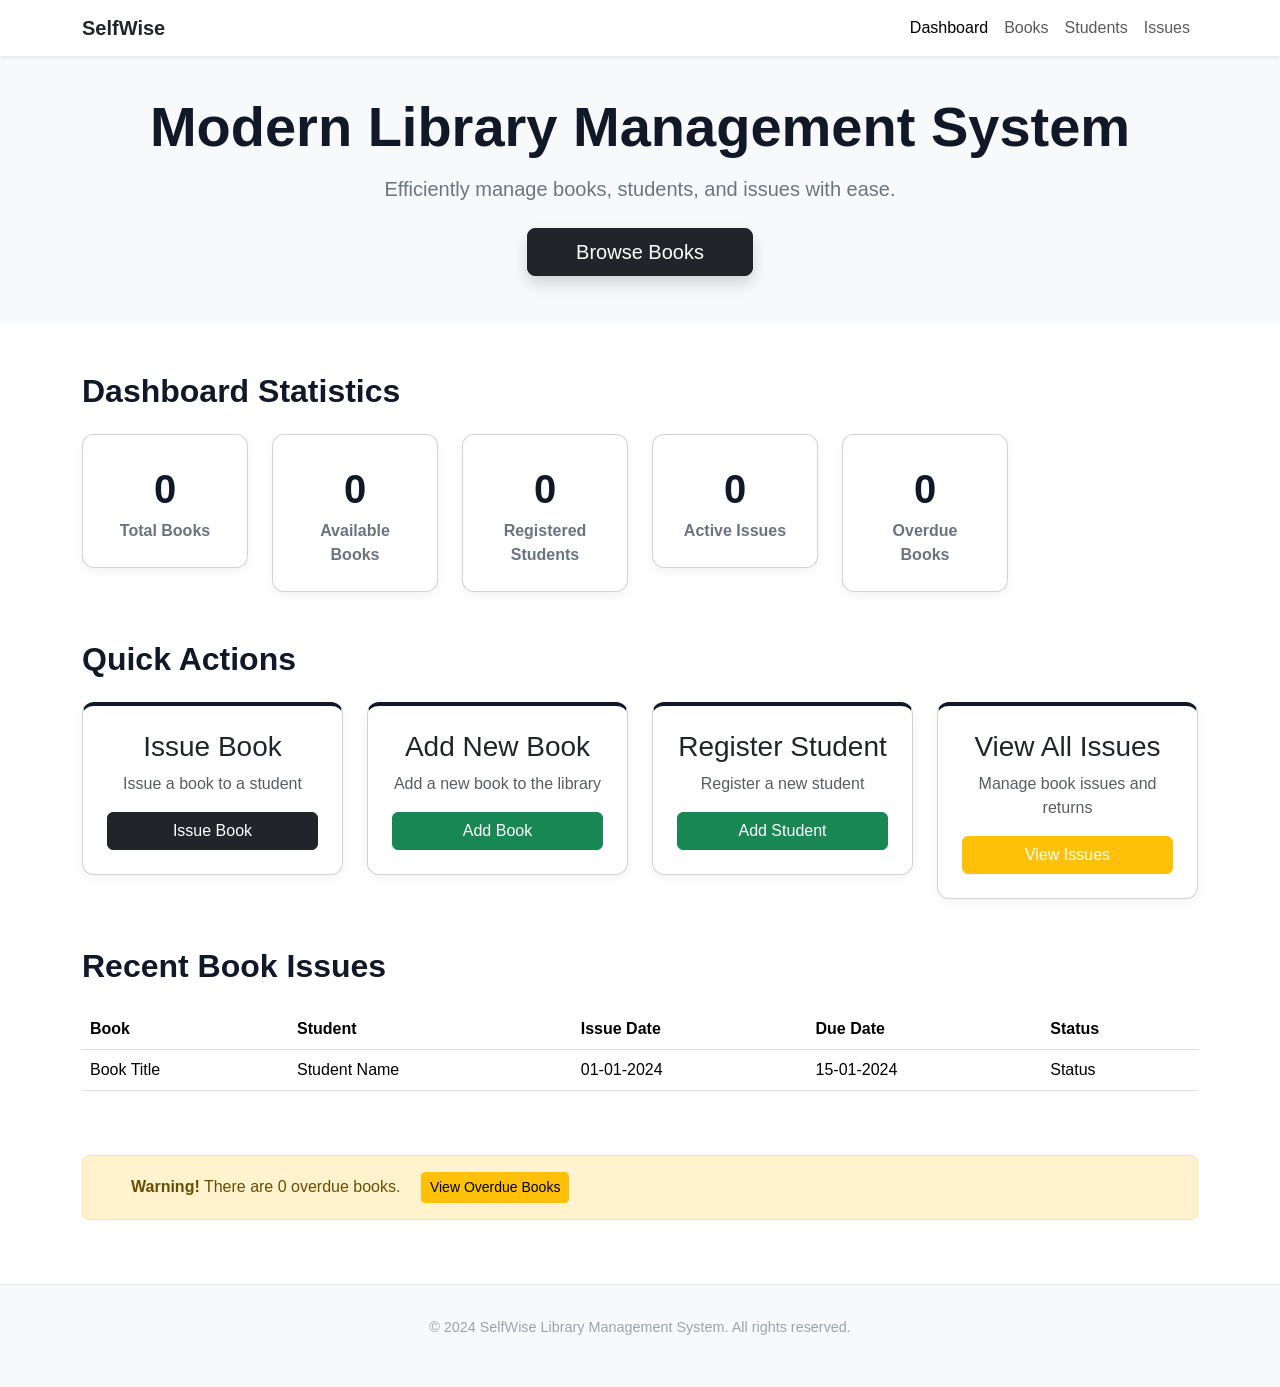
<file: src/main/resources/templates/index.html>
<!DOCTYPE html>
<html lang="en">
<head>
    <meta charset="UTF-8" />
    <meta name="viewport" content="width=device-width, initial-scale=1" />
    <title>SelfWise - Library Management System</title>

    <!-- Bootstrap 5 CSS -->
    <link href="https://cdn.jsdelivr.net/npm/bootstrap@5.3.0/dist/css/bootstrap.min.css" rel="stylesheet" />

    <!-- Custom Styles -->
    <style>
        body {
            background-color: #fff;
            color: #6b7280;
            font-family: "Segoe UI", Tahoma, Geneva, Verdana, sans-serif;
        }
        h1.hero-title {
            font-weight: 800;
            font-size: 3.5rem;
            color: #111827;
            line-height: 1.1;
        }
        h2.section-title {
            font-weight: 700;
            color: #111827;
            margin-bottom: 1.5rem;
        }
        .navbar {
            box-shadow: 0 1px 2px rgb(0 0 0 / 0.05);
        }
        .card {
            border-radius: 0.75rem;
            box-shadow: 0 4px 12px rgb(0 0 0 / 0.05);
            transition: box-shadow 0.3s ease;
        }
        .card:hover {
            box-shadow: 0 8px 24px rgb(0 0 0 / 0.1);
        }
        .stat-number {
            color: #111827;
            font-weight: 800;
            font-size: 2.5rem;
            display: block;
        }
        .stat-label {
            color: #6b7280;
            font-weight: 600;
        }
        .quick-action-card {
            cursor: pointer;
            border-top: 4px solid #111827;
            transition: box-shadow 0.3s ease, transform 0.3s ease;
        }
        .quick-action-card:hover {
            box-shadow: 0 8px 30px rgb(0 0 0 / 0.12);
            transform: translateY(-6px);
        }
        .footer {
            margin-top: 4rem;
            padding: 2rem 0;
            text-align: center;
            color: #9ca3af;
            font-size: 0.9rem;
            border-top: 1px solid #e5e7eb;
        }
    </style>
</head>
<body>

<!-- Navigation -->
<nav class="navbar navbar-expand-lg navbar-light bg-white fixed-top shadow-sm">
  <div class="container">
    <a class="navbar-brand fw-bold text-dark" href="/">SelfWise</a>
    <button class="navbar-toggler" type="button" data-bs-toggle="collapse" data-bs-target="#navbarNav" 
      aria-controls="navbarNav" aria-expanded="false" aria-label="Toggle navigation">
      <span class="navbar-toggler-icon"></span>
    </button>
    <div class="collapse navbar-collapse justify-content-end" id="navbarNav">
      <ul class="navbar-nav fs-6">
        <li class="nav-item"><a class="nav-link active" aria-current="page" href="/">Dashboard</a></li>
        <li class="nav-item"><a class="nav-link" href="/books">Books</a></li>
        <li class="nav-item"><a class="nav-link" href="/students">Students</a></li>
        <li class="nav-item"><a class="nav-link" href="/issues">Issues</a></li>
      </ul>
    </div>
  </div>
</nav>

<!-- Hero Section -->
<header class="py-5 mt-5 bg-light">
  <div class="container text-center">
    <h1 class="hero-title mb-3">Modern Library Management System</h1>
    <p class="lead text-secondary mb-4">
      Efficiently manage books, students, and issues with ease.
    </p>
    <a href="/books" class="btn btn-dark btn-lg px-5 shadow">Browse Books</a>
  </div>
</header>

<!-- Main Content -->
<main class="container my-5">
  <!-- Dashboard Statistics -->
  <section class="mb-5">
    <h2 class="section-title">Dashboard Statistics</h2>
    <div class="row gy-4">
      <div class="col-sm-6 col-md-4 col-lg-2">
        <div class="card p-4 text-center">
          <span class="stat-number" th:text="${totalBooks ?: '0'}">0</span>
          <span class="stat-label">Total Books</span>
        </div>
      </div>
      <div class="col-sm-6 col-md-4 col-lg-2">
        <div class="card p-4 text-center">
          <span class="stat-number" th:text="${availableBooks ?: '0'}">0</span>
          <span class="stat-label">Available Books</span>
        </div>
      </div>
      <div class="col-sm-6 col-md-4 col-lg-2">
        <div class="card p-4 text-center">
          <span class="stat-number" th:text="${totalStudents ?: '0'}">0</span>
          <span class="stat-label">Registered Students</span>
        </div>
      </div>
      <div class="col-sm-6 col-md-4 col-lg-2">
        <div class="card p-4 text-center">
          <span class="stat-number" th:text="${activeIssues ?: '0'}">0</span>
          <span class="stat-label">Active Issues</span>
        </div>
      </div>
      <div class="col-sm-6 col-md-4 col-lg-2">
        <div class="card p-4 text-center">
          <span class="stat-number" th:text="${overdueBooks ?: '0'}">0</span>
          <span class="stat-label">Overdue Books</span>
        </div>
      </div>
    </div>
  </section>

  <!-- Quick Actions -->
  <section>
    <h2 class="section-title">Quick Actions</h2>
    <div class="row gy-4">
      <div class="col-md-6 col-lg-3">
        <div class="card quick-action-card p-4 text-center">
          <h3>Issue Book</h3>
          <p class="text-muted mb-3">Issue a book to a student</p>
          <a href="/issues/issue" class="btn btn-dark">Issue Book</a>
        </div>
      </div>
      <div class="col-md-6 col-lg-3">
        <div class="card quick-action-card p-4 text-center">
          <h3>Add New Book</h3>
          <p class="text-muted mb-3">Add a new book to the library</p>
          <a href="/books/add" class="btn btn-success">Add Book</a>
        </div>
      </div>
      <div class="col-md-6 col-lg-3">
        <div class="card quick-action-card p-4 text-center">
          <h3>Register Student</h3>
          <p class="text-muted mb-3">Register a new student</p>
          <a href="/students/add" class="btn btn-success">Add Student</a>
        </div>
      </div>
      <div class="col-md-6 col-lg-3">
        <div class="card quick-action-card p-4 text-center">
          <h3>View All Issues</h3>
          <p class="text-muted mb-3">Manage book issues and returns</p>
          <a href="/issues" class="btn btn-warning text-white">View Issues</a>
        </div>
      </div>
    </div>
  </section>

  <!-- Recent Book Issues -->
  <section class="mt-5" th:if="${recentIssues != null and !recentIssues.empty}">
    <h2 class="section-title">Recent Book Issues</h2>
    <div class="table-responsive">
      <table class="table table-hover align-middle">
        <thead>
          <tr>
            <th>Book</th>
            <th>Student</th>
            <th>Issue Date</th>
            <th>Due Date</th>
            <th>Status</th>
          </tr>
        </thead>
        <tbody>
          <tr th:each="issue : ${recentIssues}">
            <td th:text="${issue.book.title}">Book Title</td>
            <td th:text="${issue.student.name}">Student Name</td>
            <td th:text="${#temporals.format(issue.issueDate, 'dd-MM-yyyy')}">01-01-2024</td>
            <td th:text="${#temporals.format(issue.dueDate, 'dd-MM-yyyy')}">15-01-2024</td>
            <td>
              <span th:class="'badge ' + 
                    (${issue.status == T(com.selfwise.model.Issue.IssueStatus).ISSUED} ? 'bg-primary' :
                    ${issue.status == T(com.selfwise.model.Issue.IssueStatus).RETURNED} ? 'bg-success' : 'bg-danger')"
                    th:text="${issue.status}">Status</span>
            </td>
          </tr>
        </tbody>
      </table>
    </div>
  </section>

  <!-- Overdue Books Alert -->
  <div class="alert alert-warning mt-5 d-flex align-items-center" role="alert" th:if="${overdueBooks != null and overdueBooks > 0}">
    <svg class="bi flex-shrink-0 me-2" width="24" height="24" role="img" aria-label="Warning:"><use xlink:href="#exclamation-triangle-fill"/></svg>
    <div>
      <strong>Warning!</strong> There are <span th:text="${overdueBooks}">0</span> overdue books.
      <a href="/issues?status=OVERDUE" class="btn btn-warning btn-sm ms-3">View Overdue Books</a>
    </div>
  </div>
</main>

<!-- Footer -->
<footer class="footer bg-light">
  <div class="container">
    <p>&copy; 2024 SelfWise Library Management System. All rights reserved.</p>
  </div>
</footer>

<!-- Bootstrap 5 JS Bundle with Popper -->
<script src="https://cdn.jsdelivr.net/npm/bootstrap@5.3.0/dist/js/bootstrap.bundle.min.js"></script>

</body>
</html>
</file>
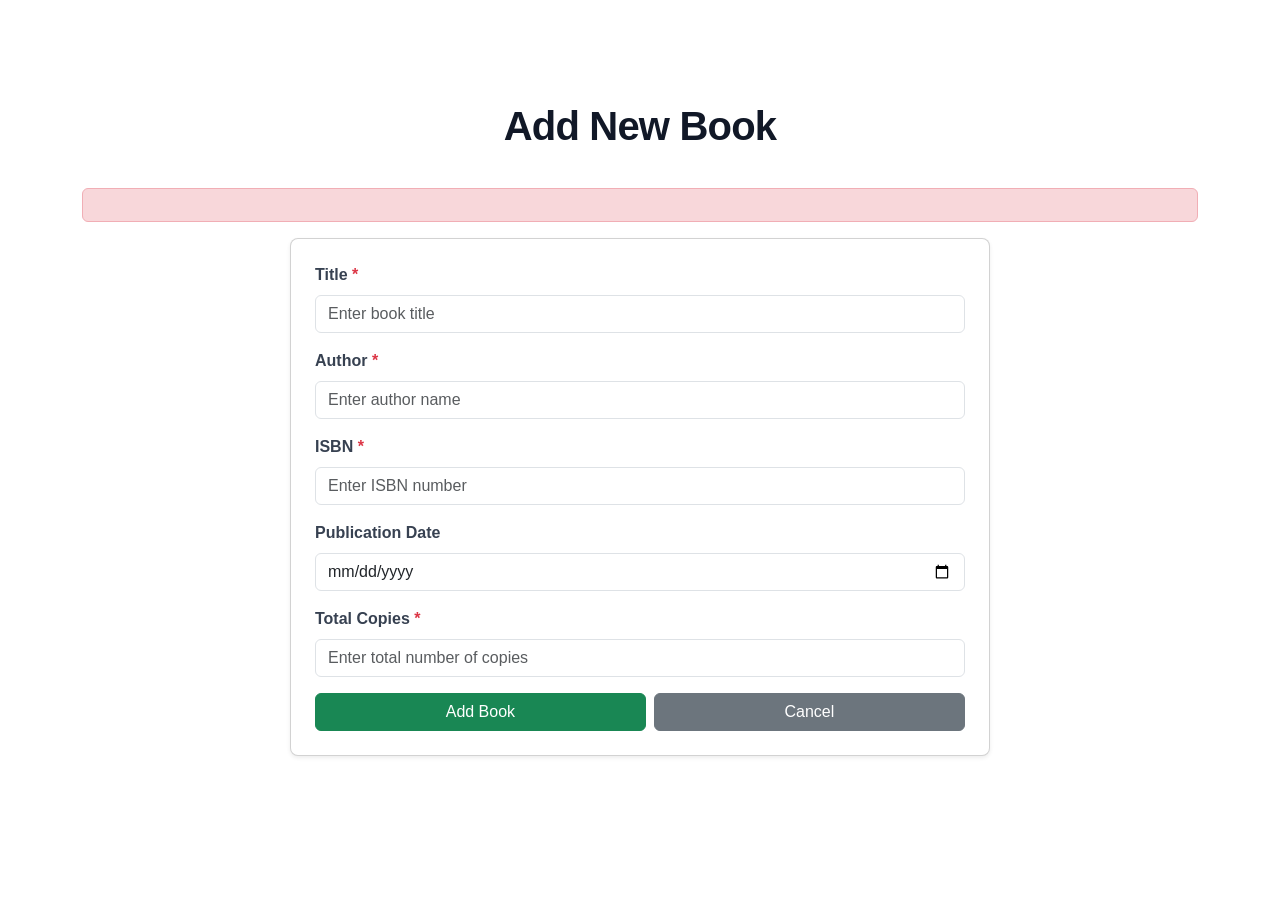
<file: src/main/resources/templates/books/add.html>
<!DOCTYPE html>
<html lang="en" xmlns:th="http://www.thymeleaf.org">
<head>
  <meta charset="UTF-8" />
  <meta name="viewport" content="width=device-width, initial-scale=1" />
  <title>Add Book - SelfWise Library</title>
  <link href="https://cdn.jsdelivr.net/npm/bootstrap@5.3.0/dist/css/bootstrap.min.css" rel="stylesheet" />

  <style>
    body {
      background: #fff;
      color: #6b7280;
      font-family: "Segoe UI", Tahoma, Geneva, Verdana, sans-serif;
    }
    .header {
      padding: 3rem 1rem 2rem;
      text-align: center;
      color: #111827;
      font-weight: 700;
      font-size: 2.5rem;
      letter-spacing: -0.02em;
    }
    .form-label {
      font-weight: 600;
      color: #374151;
    }
    .form-control.is-invalid {
      border-color: #dc2626;
    }
    .invalid-feedback {
      color: #dc2626;
    }
  </style>
</head>
<body>
  <div class="container py-5">

    <header class="header">Add New Book</header>

    <div th:if="${errorMessage}" class="alert alert-danger" role="alert" th:text="${errorMessage}"></div>

    <div class="card p-4 shadow-sm rounded-3 mx-auto" style="max-width: 700px;">
      <form th:action="@{/books/add}" th:object="${book}" method="post" novalidate>
        <div class="mb-3">
          <label for="title" class="form-label">Title <span class="text-danger">*</span></label>
          <input type="text" th:field="*{title}" class="form-control" id="title" placeholder="Enter book title" required />
          <div class="invalid-feedback" th:if="${#fields.hasErrors('title')}" th:errors="*{title}">Title error</div>
        </div>

        <div class="mb-3">
          <label for="author" class="form-label">Author <span class="text-danger">*</span></label>
          <input type="text" th:field="*{author}" class="form-control" id="author" placeholder="Enter author name" required />
          <div class="invalid-feedback" th:if="${#fields.hasErrors('author')}" th:errors="*{author}">Author error</div>
        </div>

        <div class="mb-3">
          <label for="isbn" class="form-label">ISBN <span class="text-danger">*</span></label>
          <input type="text" th:field="*{isbn}" class="form-control" id="isbn" placeholder="Enter ISBN number" required />
          <div class="invalid-feedback" th:if="${#fields.hasErrors('isbn')}" th:errors="*{isbn}">ISBN error</div>
        </div>

        <div class="mb-3">
          <label for="publicationDate" class="form-label">Publication Date</label>
          <input type="date" th:field="*{publicationDate}" class="form-control" id="publicationDate" />
          <div class="invalid-feedback" th:if="${#fields.hasErrors('publicationDate')}" th:errors="*{publicationDate}">Publication date error</div>
        </div>

        <div class="mb-3">
          <label for="totalCopies" class="form-label">Total Copies <span class="text-danger">*</span></label>
          <input type="number" min="1" th:field="*{totalCopies}" class="form-control" id="totalCopies" placeholder="Enter total number of copies" required />
          <div class="invalid-feedback" th:if="${#fields.hasErrors('totalCopies')}" th:errors="*{totalCopies}">Total copies error</div>
        </div>

        <div class="d-flex gap-2">
          <button type="submit" class="btn btn-success flex-grow-1">Add Book</button>
          <a href="/books" class="btn btn-secondary flex-grow-1">Cancel</a>
        </div>
      </form>
    </div>

  </div>
  <script src="https://cdn.jsdelivr.net/npm/bootstrap@5.3.0/dist/js/bootstrap.bundle.min.js"></script>
</body>
</html>
</file>
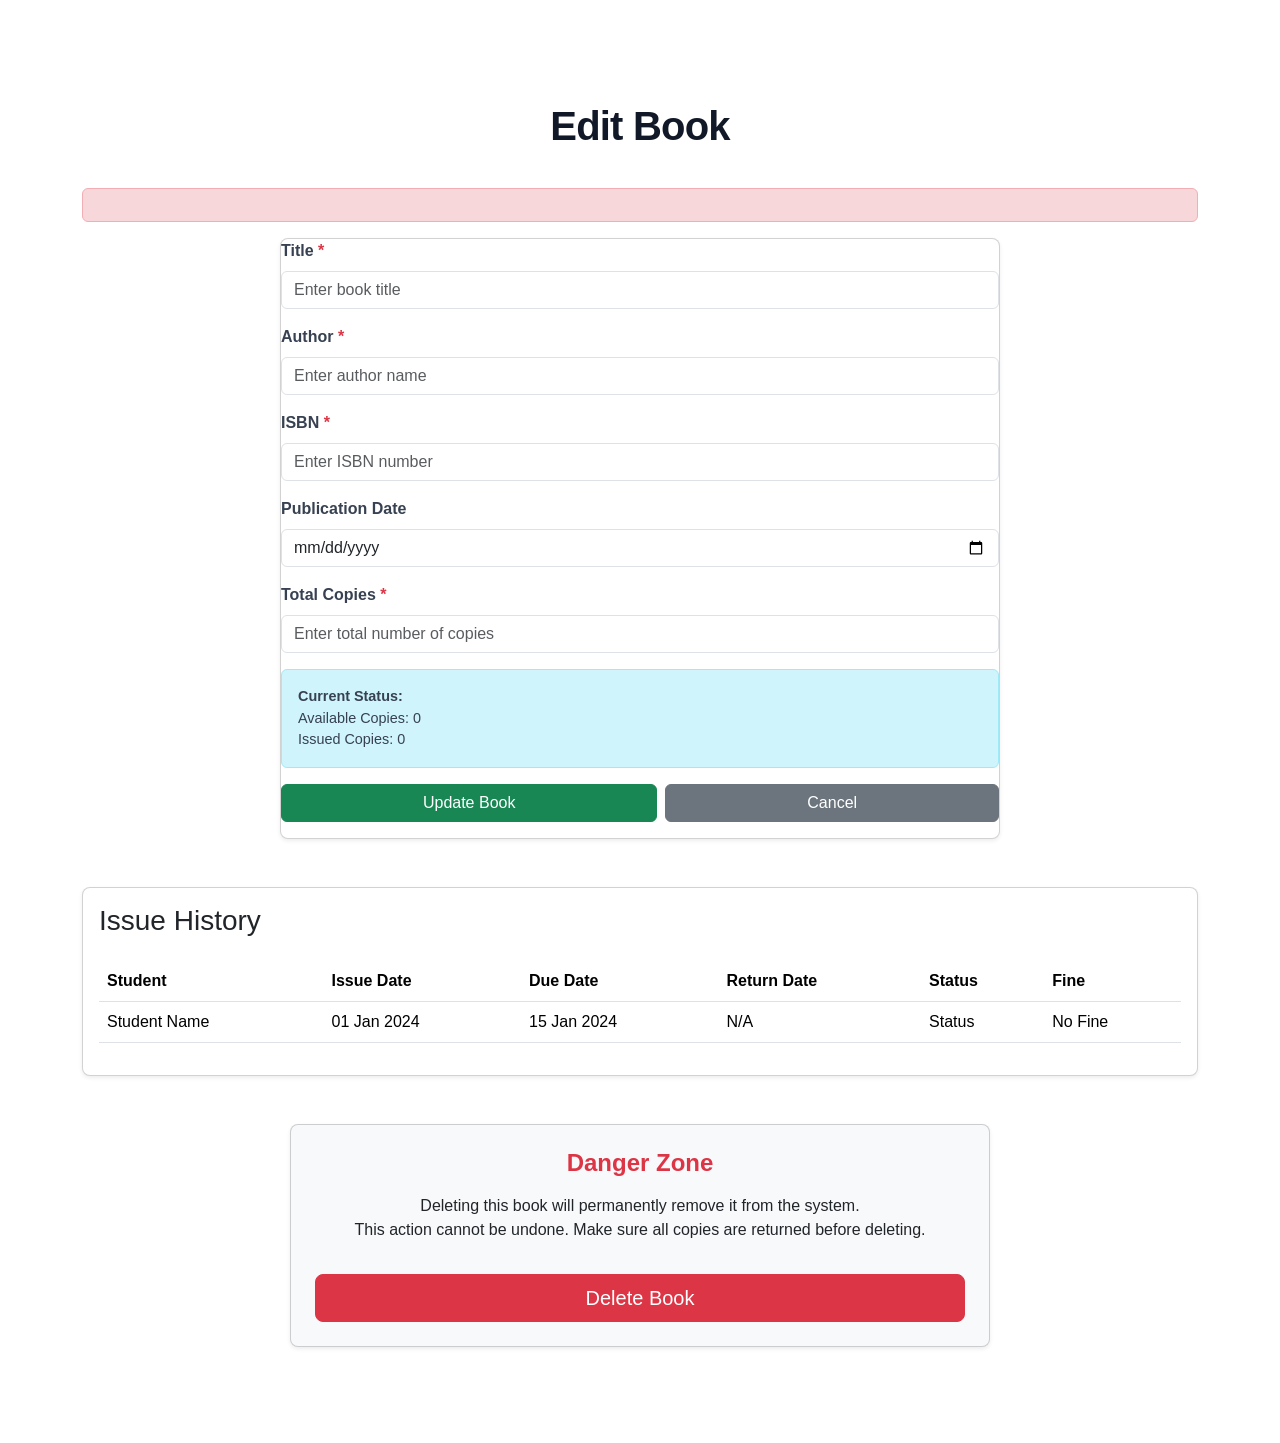
<file: src/main/resources/templates/books/edit.html>
<!DOCTYPE html>
<html lang="en" xmlns:th="http://www.thymeleaf.org">
<head>
  <meta charset="UTF-8" />
  <meta name="viewport" content="width=device-width, initial-scale=1" />
  <title>Edit Book - SelfWise Library</title>
  <link href="https://cdn.jsdelivr.net/npm/bootstrap@5.3.0/dist/css/bootstrap.min.css" rel="stylesheet" />

  <style>
    body {
      background: #fff;
      color: #6b7280;
      font-family: "Segoe UI", Tahoma, Geneva, Verdana, sans-serif;
    }
    .header {
      padding: 3rem 1rem 2rem;
      text-align: center;
      color: #111827;
      font-weight: 700;
      font-size: 2.5rem;
      letter-spacing: -0.02em;
    }
    .form-label {
      font-weight: 600;
      color: #374151;
    }
    .form-control.is-invalid {
      border-color: #dc2626;
    }
    .invalid-feedback {
      color: #dc2626;
    }
    .alert-info {
      font-size: 0.9rem;
      color: #374151;
    }
  </style>
</head>
<body>
  <div class="container py-5">

    <header class="header">Edit Book</header>

    <div th:if="${errorMessage}" class="alert alert-danger" role="alert" th:text="${errorMessage}"></div>

    <div class="card shadow-sm rounded-3 mx-auto mb-5" style="max-width: 720px;">
      <form th:action="@{/books/edit/{id}(id=${book.id})}" th:object="${book}" method="post" novalidate>
        <div class="mb-3">
          <label for="title" class="form-label">Title <span class="text-danger">*</span></label>
          <input type="text" th:field="*{title}" class="form-control" id="title" placeholder="Enter book title" required />
          <div class="invalid-feedback" th:if="${#fields.hasErrors('title')}" th:errors="*{title}">Title error</div>
        </div>

        <div class="mb-3">
          <label for="author" class="form-label">Author <span class="text-danger">*</span></label>
          <input type="text" th:field="*{author}" class="form-control" id="author" placeholder="Enter author name" required />
          <div class="invalid-feedback" th:if="${#fields.hasErrors('author')}" th:errors="*{author}">Author error</div>
        </div>

        <div class="mb-3">
          <label for="isbn" class="form-label">ISBN <span class="text-danger">*</span></label>
          <input type="text" th:field="*{isbn}" class="form-control" id="isbn" placeholder="Enter ISBN number" required />
          <div class="invalid-feedback" th:if="${#fields.hasErrors('isbn')}" th:errors="*{isbn}">ISBN error</div>
        </div>

        <div class="mb-3">
          <label for="publicationDate" class="form-label">Publication Date</label>
          <input type="date" th:field="*{publicationDate}" class="form-control" id="publicationDate" />
          <div class="invalid-feedback" th:if="${#fields.hasErrors('publicationDate')}" th:errors="*{publicationDate}">Publication date error</div>
        </div>

        <div class="mb-3">
          <label for="totalCopies" class="form-label">Total Copies <span class="text-danger">*</span></label>
          <input type="number" min="1" th:field="*{totalCopies}" class="form-control" id="totalCopies" placeholder="Enter total number of copies" required />
          <div class="invalid-feedback" th:if="${#fields.hasErrors('totalCopies')}" th:errors="*{totalCopies}">Total copies error</div>
        </div>

        <div class="alert alert-info">
          <strong>Current Status:</strong><br />
          Available Copies: <span th:text="${book.availableCopies}">0</span><br />
          Issued Copies: <span th:text="${book.totalCopies - book.availableCopies}">0</span>
        </div>

        <div class="d-flex gap-2 mb-3">
          <button type="submit" class="btn btn-success flex-grow-1">Update Book</button>
          <a href="/books" class="btn btn-secondary flex-grow-1">Cancel</a>
        </div>
      </form>
    </div>
    <div class="card shadow-sm rounded-3" th:if="${bookIssues != null and !bookIssues.empty}" style="max-width: 100%;">
      <div class="card-body">
        <h3 class="mb-4">Issue History</h3>
        <div class="table-responsive">
          <table class="table table-hover align-middle">
            <thead class="text-secondary">
              <tr>
                <th>Student</th>
                <th>Issue Date</th>
                <th>Due Date</th>
                <th>Return Date</th>
                <th>Status</th>
                <th>Fine</th>
              </tr>
            </thead>
            <tbody>
              <tr th:each="issue : ${bookIssues}">
                <td th:text="${issue.student.name}">Student Name</td>
                <td th:text="${#temporals.format(issue.issueDate, 'dd MMM yyyy')}">01 Jan 2024</td>
                <td th:text="${#temporals.format(issue.dueDate, 'dd MMM yyyy')}">15 Jan 2024</td>
                <td th:text="${issue.returnDate != null ? #temporals.format(issue.returnDate, 'dd MMM yyyy') : 'Not Returned'}">N/A</td>
                <td>
                  <span th:class="'badge text-uppercase ' + 
                    (issue.status == T(com.selfwise.model.Issue.IssueStatus).ISSUED ? 'bg-primary' : 
                     (issue.status == T(com.selfwise.model.Issue.IssueStatus).RETURNED ? 'bg-success' : 'bg-danger'))"
                    th:text="${issue.status}">Status</span>
                </td>
                <td th:text="${issue.fineAmount > 0 ? '₹' + issue.fineAmount : 'No Fine'}">No Fine</td>
              </tr>
            </tbody>
          </table>
        </div>
      </div>
    </div>
    <section class="mt-5 text-center" style="max-width: 700px; margin: 3rem auto;">
      <div class="card bg-light p-4 rounded-3 shadow-sm">
        <h4 class="text-danger fw-bold mb-3">Danger Zone</h4>
        <p>Deleting this book will permanently remove it from the system.<br />This action cannot be undone. Make sure all copies are returned before deleting.</p>
        <form th:action="@{/books/delete/{id}(id=${book.id})}" method="post" onsubmit="return confirm('Are you sure you want to delete this book? This action cannot be undone!')">
          <button type="submit" class="btn btn-danger btn-lg w-100 mt-3">Delete Book</button>
        </form>
      </div>
    </section>

  </div>
  <script src="https://cdn.jsdelivr.net/npm/bootstrap@5.3.0/dist/js/bootstrap.bundle.min.js"></script>
</body>
</html>
</file>
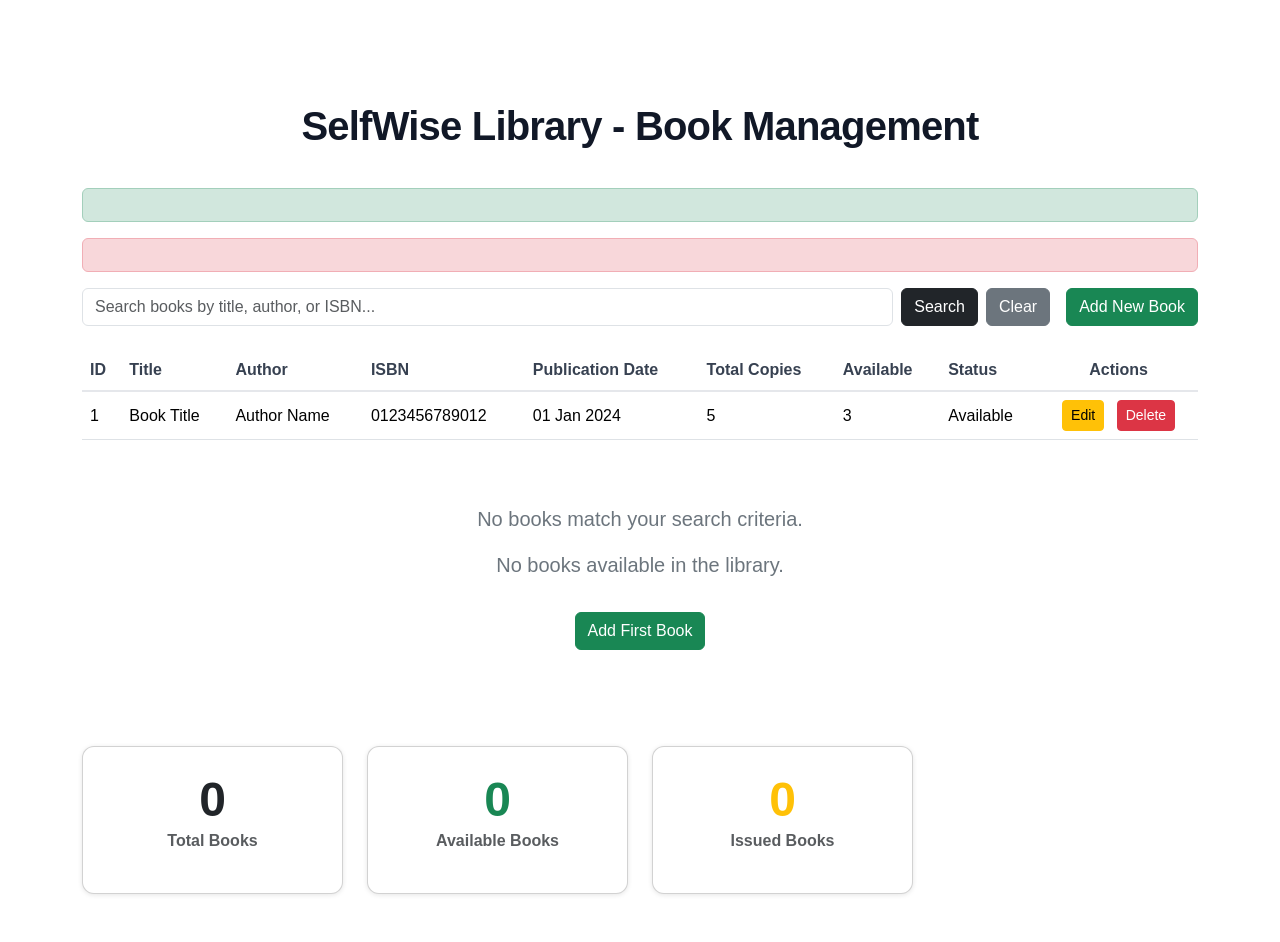
<file: src/main/resources/templates/books/list.html>
<!DOCTYPE html>
<html lang="en" xmlns:th="http://www.thymeleaf.org">
<head>
  <meta charset="UTF-8" />
  <meta name="viewport" content="width=device-width, initial-scale=1" />
  <title>Books - SelfWise Library</title>
  <link href="https://cdn.jsdelivr.net/npm/bootstrap@5.3.0/dist/css/bootstrap.min.css" rel="stylesheet" />
  <style>
    body {
      background: #fff;
      color: #6b7280;
      font-family: "Segoe UI", Tahoma, Geneva, Verdana, sans-serif;
    }
    .header {
      padding: 3rem 1rem 2rem;
      text-align: center;
      color: #111827;
      font-weight: 700;
      font-size: 2.5rem;
      letter-spacing: -0.02em;
    }
    .card {
      border-radius: 0.75rem;
      box-shadow: 0 1px 5px rgb(0 0 0 / 0.1);
    }
    .card-header {
      background: none;
      border-bottom: none;
      font-weight: 700;
      font-size: 1.4rem;
      color: #111827;
      padding: 1.25rem 1.5rem;
    }
    .table thead th {
      border-bottom: 2px solid #e5e7eb;
      font-weight: 600;
      color: #374151;
    }
    .table tbody tr:hover {
      background: #f9fafb;
      transform: translateY(-2px);
      transition: 0.2s ease;
      cursor: pointer;
    }
    .badge-available {
      background-color: #d1fae5;
      color: #065f46;
      font-weight: 600;
      text-transform: uppercase;
      border-radius: 20px;
      padding: 0.4em 0.9em;
      font-size: 0.75rem;
    }
    .badge-unavailable {
      background-color: #fee2e2;
      color: #991b1b;
      font-weight: 600;
      text-transform: uppercase;
      border-radius: 20px;
      padding: 0.4em 0.9em;
      font-size: 0.75rem;
    }
  </style>
</head>
<body>
  <div class="container py-5">
    <header class="header">SelfWise Library - Book Management</header>
    <div th:if="${successMessage}" class="alert alert-success" role="alert" th:text="${successMessage}"></div>
    <div th:if="${errorMessage}" class="alert alert-danger" role="alert" th:text="${errorMessage}"></div>
    <div class="d-flex flex-wrap align-items-center justify-content-between mb-4 gap-3">
      <form th:action="@{/books}" method="get" class="d-flex flex-grow-1 gap-2" role="search" aria-label="Search Books">
        <input
          type="search"
          name="search"
          th:value="${search}"
          class="form-control"
          placeholder="Search books by title, author, or ISBN..."
          aria-label="Search books"
          required
          minlength="3"
        />
        <button type="submit" class="btn btn-dark">Search</button>
        <a th:if="${search}" href="/books" class="btn btn-secondary">Clear</a>
      </form>
      <a href="/books/add" class="btn btn-success flex-shrink-0">Add New Book</a>
    </div>

    <div th:if="${books != null and !books.empty}" class="table-responsive">
      <table class="table align-middle table-hover">
        <thead class="text-secondary">
          <tr>
            <th>ID</th>
            <th>Title</th>
            <th>Author</th>
            <th>ISBN</th>
            <th>Publication Date</th>
            <th>Total Copies</th>
            <th>Available</th>
            <th>Status</th>
            <th class="text-center">Actions</th>
          </tr>
        </thead>
        <tbody>
          <tr th:each="book : ${books}">
            <td th:text="${book.id}">1</td>
            <td th:text="${book.title}">Book Title</td>
            <td th:text="${book.author}">Author Name</td>
            <td th:text="${book.isbn}">0123456789012</td>
            <td th:text="${book.publicationDate != null ? #temporals.format(book.publicationDate, 'dd MMM yyyy') : 'N/A'}">01 Jan 2024</td>
            <td th:text="${book.totalCopies}">5</td>
            <td th:text="${book.availableCopies}">3</td>
            <td>
              <span th:class="${book.availableCopies > 0 ? 'badge-available' : 'badge-unavailable'}"
                th:text="${book.availableCopies > 0 ? 'Available' : 'Not Available'}"
              >Available</span>
            </td>
            <td class="text-center align-middle">
              <a th:href="@{/books/edit/{id}(id=${book.id})}" class="btn btn-warning btn-sm me-2" aria-label="Edit Book">Edit</a>
              <form th:action="@{/books/delete/{id}(id=${book.id})}" method="post" class="d-inline" 
                onsubmit="return confirm('Are you sure you want to delete this book?')">
                <button type="submit" class="btn btn-danger btn-sm" aria-label="Delete Book">Delete</button>
              </form>
            </td>
          </tr>
        </tbody>
      </table>
    </div>

    <div th:if="${books == null or books.empty}" class="text-center py-5 text-secondary fs-5">
      <p th:if="${search}">No books match your search criteria.</p>
      <p th:unless="${search}">No books available in the library.</p>
      <a href="/books/add" class="btn btn-success mt-3">Add First Book</a>
    </div>

    <section class="mt-5">
      <div class="row g-4">
        <div class="col-sm-6 col-md-4 col-lg-3">
          <div class="card p-4 text-center">
            <span class="display-5 fw-bold text-dark" th:text="${books != null ? books.size() : 0}">0</span>
            <p class="text-muted fw-semibold">Total Books</p>
          </div>
        </div>
        <div class="col-sm-6 col-md-4 col-lg-3">
          <div class="card p-4 text-center">
            <span class="display-5 fw-bold text-success" th:text="${availableCount ?: 0}">0</span>
            <p class="text-muted fw-semibold">Available Books</p>
          </div>
        </div>
        <div class="col-sm-6 col-md-4 col-lg-3">
          <div class="card p-4 text-center">
            <span class="display-5 fw-bold text-warning" th:text="${issuedCount ?: 0}">0</span>
            <p class="text-muted fw-semibold">Issued Books</p>
          </div>
        </div>
      </div>
    </section>

  </div>
  <script src="https://cdn.jsdelivr.net/npm/bootstrap@5.3.0/dist/js/bootstrap.bundle.min.js"></script>
</body>
</html>
</file>
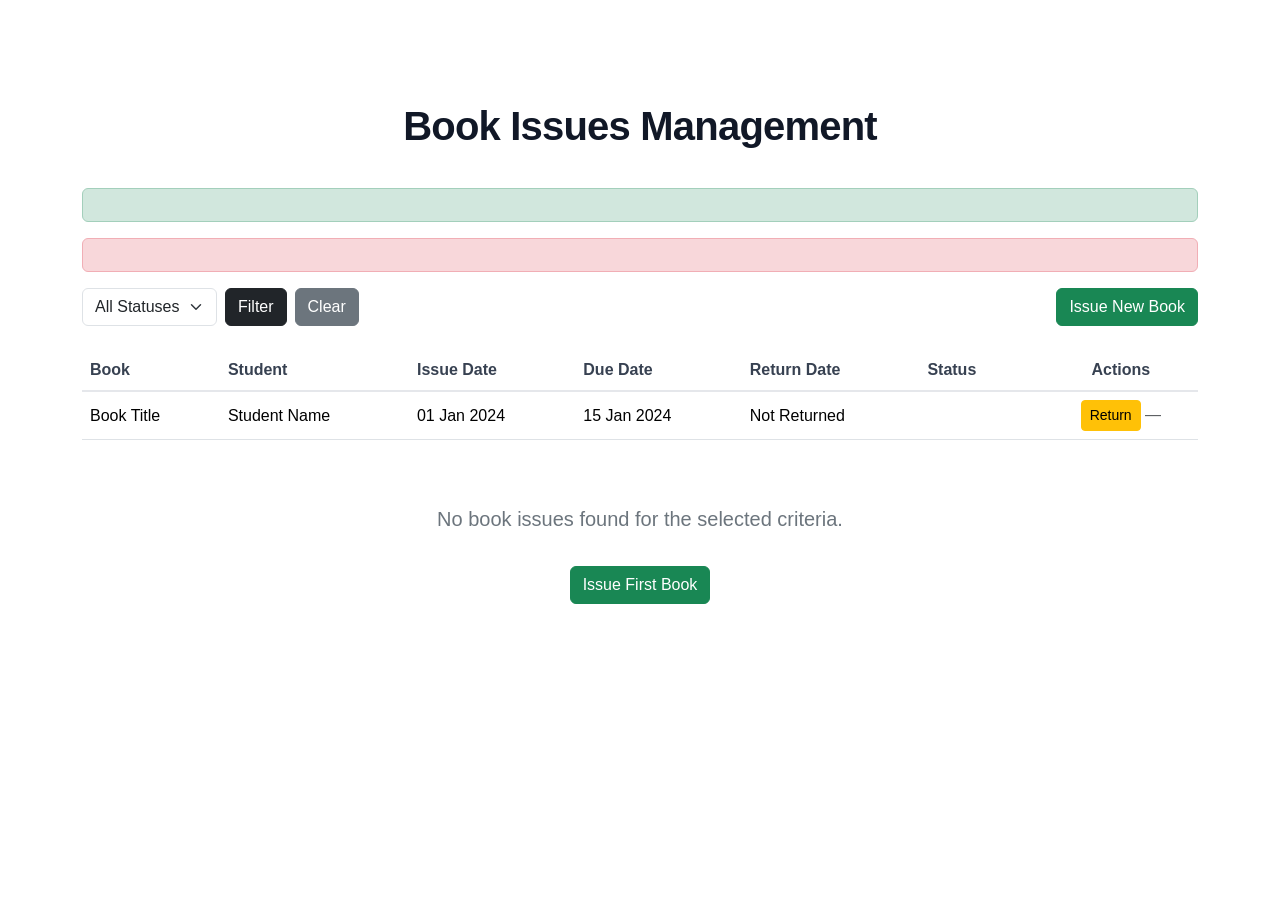
<file: src/main/resources/templates/issues/list.html>
<!DOCTYPE html>
<html lang="en" xmlns:th="http://www.thymeleaf.org">
<head>
  <meta charset="UTF-8" />
  <meta name="viewport" content="width=device-width, initial-scale=1" />
  <title>Book Issues - SelfWise Library</title>
  <link
    href="https://cdn.jsdelivr.net/npm/bootstrap@5.3.0/dist/css/bootstrap.min.css"
    rel="stylesheet"
  />
  <style>
    body {
      background: #fff;
      color: #6b7280;
      font-family: "Segoe UI", Tahoma, Geneva, Verdana, sans-serif;
    }
    .header {
      padding: 3rem 1rem 2rem;
      text-align: center;
      color: #111827;
      font-weight: 700;
      font-size: 2.5rem;
      letter-spacing: -0.02em;
    }
    .card {
      border-radius: 0.75rem;
      box-shadow: 0 1px 5px rgb(0 0 0 / 0.1);
    }
    .table thead th {
      border-bottom: 2px solid #e5e7eb;
      font-weight: 600;
      color: #374151;
    }
    .table tbody tr:hover {
      background: #f9fafb;
      transform: translateY(-2px);
      transition: 0.2s ease;
      cursor: pointer;
    }
    .badge-status {
      text-transform: uppercase;
      font-weight: 700;
    }
    .bg-ISSUED {
      background-color: #dbf4ff;
      color: #164e63;
    }
    .bg-RETURNED {
      background-color: #d1fae5;
      color: #065f46;
    }
    .bg-OVERDUE {
      background-color: #fee2e2;
      color: #991b1b;
    }
  </style>
</head>
<body>
  <div class="container py-5">
    <header class="header">Book Issues Management</header>

    <div
      th:if="${successMessage}"
      class="alert alert-success"
      role="alert"
      th:text="${successMessage}"
    ></div>
    <div
      th:if="${errorMessage}"
      class="alert alert-danger"
      role="alert"
      th:text="${errorMessage}"
    ></div>

    <div class="d-flex flex-wrap align-items-center justify-content-between mb-4 gap-3">
      <form th:action="@{/issues}" method="get" class="d-flex gap-2 align-items-center" role="search" aria-label="Filter Issues">
        <select
          name="status"
          class="form-select"
          aria-label="Filter by Issue Status"
        >
          <option th:value="" th:selected="${filterStatus == null or filterStatus.isEmpty()}">All Statuses</option>
          <option th:value="ISSUED" th:selected="${filterStatus == 'ISSUED'}">Issued</option>
          <option th:value="RETURNED" th:selected="${filterStatus == 'RETURNED'}">Returned</option>
          <option th:value="OVERDUE" th:selected="${filterStatus == 'OVERDUE'}">Overdue</option>
        </select>
        <button type="submit" class="btn btn-dark">Filter</button>
        <a th:if="${filterStatus}" href="/issues" class="btn btn-secondary">Clear</a>
      </form>
      <a href="/issues/issue" class="btn btn-success flex-shrink-0">Issue New Book</a>
    </div>

    <div th:if="${issues != null and !issues.isEmpty()}" class="table-responsive">
      <table class="table align-middle table-hover">
        <thead class="text-secondary">
          <tr>
            <th>Book</th>
            <th>Student</th>
            <th>Issue Date</th>
            <th>Due Date</th>
            <th>Return Date</th>
            <th>Status</th>
            <th class="text-center">Actions</th>
          </tr>
        </thead>
        <tbody>
          <tr th:each="issue : ${issues}">
            <td th:text="${issue.book.title}">Book Title</td>
            <td th:text="${issue.student.name}">Student Name</td>
            <td th:text="${#temporals.format(issue.issueDate, 'dd MMM yyyy')}">01 Jan 2024</td>
            <td th:text="${#temporals.format(issue.dueDate, 'dd MMM yyyy')}">15 Jan 2024</td>
            <td th:text="${issue.returnDate != null ? #temporals.format(issue.returnDate, 'dd MMM yyyy') : 'Not Returned'}">Not Returned</td>
            <td>
              <span class="badge badge-status" th:text="${issue.status}" th:classappend="' bg-' + ${issue.status}">Status</span>
            </td>
            <td class="text-center align-middle">
              <a th:if="${issue.status.name() == 'ISSUED'}" th:href="@{/issues/return/{id}(id=${issue.id})}" class="btn btn-warning btn-sm" aria-label="Return Book">Return</a>
              <span th:if="${issue.status.name() != 'ISSUED'}" class="text-muted">—</span>
            </td>
          </tr>
        </tbody>
      </table>
    </div>

    <div th:if="${issues == null or issues.isEmpty()}" class="text-center py-5 text-secondary fs-5">
      <p>No book issues found for the selected criteria.</p>
      <a href="/issues/issue" class="btn btn-success mt-3">Issue First Book</a>
    </div>
  </div>
  <script src="https://cdn.jsdelivr.net/npm/bootstrap@5.3.0/dist/js/bootstrap.bundle.min.js"></script>
</body>
</html>
</file>
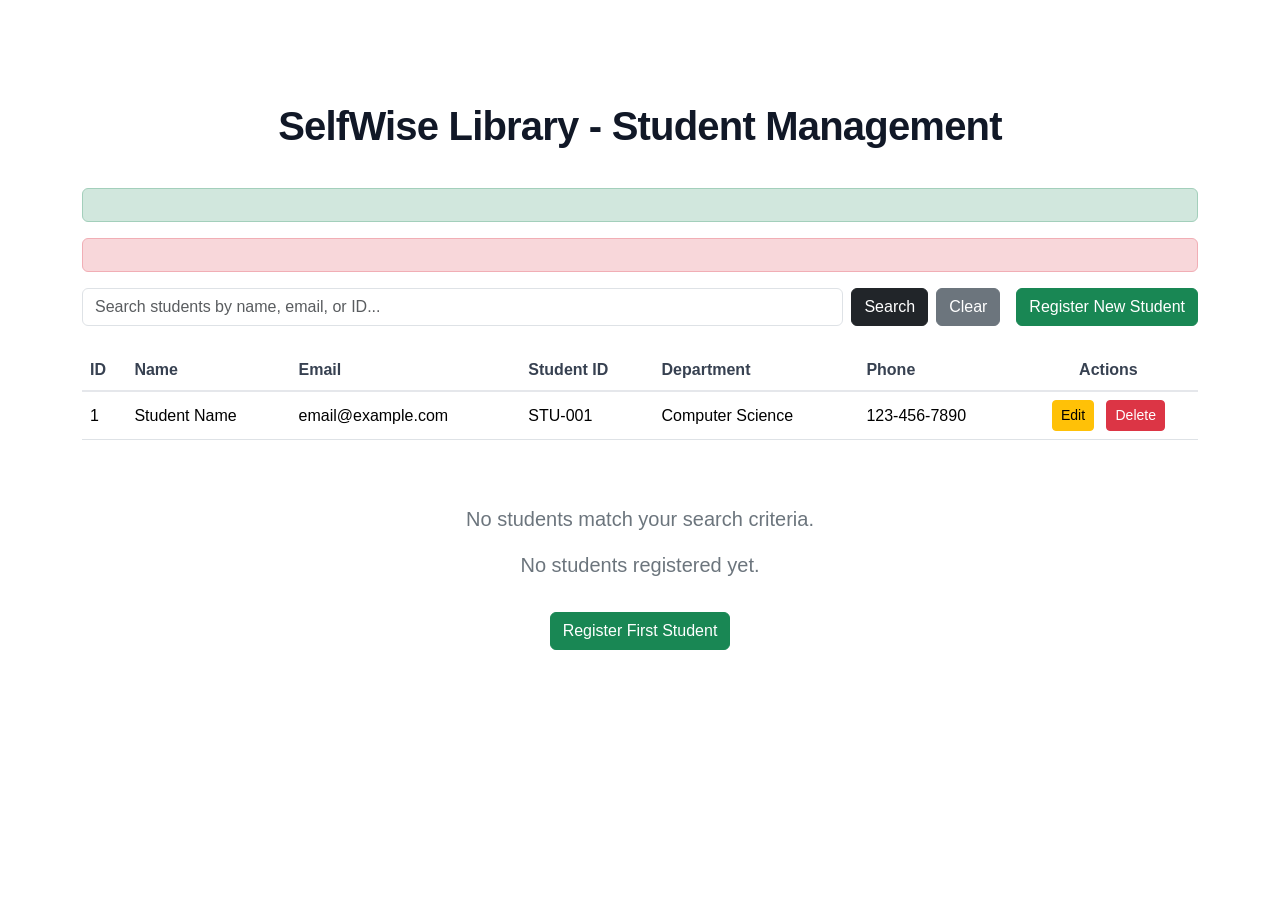
<file: src/main/resources/templates/students/list.html>
<!DOCTYPE html>
<html lang="en" xmlns:th="http://www.thymeleaf.org">
<head>
  <meta charset="UTF-8" />
  <meta name="viewport" content="width=device-width, initial-scale=1" />
  <title>Students - SelfWise Library</title>
  <link
    href="https://cdn.jsdelivr.net/npm/bootstrap@5.3.0/dist/css/bootstrap.min.css"
    rel="stylesheet"
  />
  <style>
    body {
      background: #fff;
      color: #6b7280;
      font-family: "Segoe UI", Tahoma, Geneva, Verdana, sans-serif;
    }
    .header {
      padding: 3rem 1rem 2rem;
      text-align: center;
      color: #111827;
      font-weight: 700;
      font-size: 2.5rem;
      letter-spacing: -0.02em;
    }
    .card {
      border-radius: 0.75rem;
      box-shadow: 0 1px 5px rgb(0 0 0 / 0.1);
    }
    .table thead th {
      border-bottom: 2px solid #e5e7eb;
      font-weight: 600;
      color: #374151;
    }
    .table tbody tr:hover {
      background: #f9fafb;
      transform: translateY(-2px);
      transition: 0.2s ease;
      cursor: pointer;
    }
  </style>
</head>
<body>
  <div class="container py-5">
    <header class="header">SelfWise Library - Student Management</header>

    <div
      th:if="${successMessage}"
      class="alert alert-success"
      role="alert"
      th:text="${successMessage}"
    ></div>
    <div
      th:if="${errorMessage}"
      class="alert alert-danger"
      role="alert"
      th:text="${errorMessage}"
    ></div>

    <div class="d-flex flex-wrap align-items-center justify-content-between mb-4 gap-3">
      <form
        th:action="@{/students}"
        method="get"
        class="d-flex flex-grow-1 gap-2"
        role="search"
        aria-label="Search Students"
      >
        <input
          type="search"
          name="search"
          th:value="${search}"
          class="form-control"
          placeholder="Search students by name, email, or ID..."
          aria-label="Search students"
          required
          minlength="3"
        />
        <button type="submit" class="btn btn-dark">Search</button>
        <a th:if="${search}" href="/students" class="btn btn-secondary">Clear</a>
      </form>
      <a href="/students/add" class="btn btn-success flex-shrink-0">
        Register New Student
      </a>
    </div>

    <div th:if="${students != null and !students.empty}" class="table-responsive">
      <table class="table align-middle table-hover">
        <thead class="text-secondary">
          <tr>
            <th>ID</th>
            <th>Name</th>
            <th>Email</th>
            <th>Student ID</th>
            <th>Department</th>
            <th>Phone</th>
            <th class="text-center">Actions</th>
          </tr>
        </thead>
        <tbody>
          <tr th:each="student : ${students}">
            <td th:text="${student.id}">1</td>
            <td th:text="${student.name}">Student Name</td>
            <td th:text="${student.email}">email@example.com</td>
            <td th:text="${student.studentId}">STU-001</td>
            <td th:text="${student.department}">Computer Science</td>
            <td th:text="${student.phone}">123-456-7890</td>
            <td class="text-center align-middle">
              <a
                th:href="@{/students/edit/{id}(id=${student.id})}"
                class="btn btn-warning btn-sm me-2"
                aria-label="Edit Student"
                >Edit</a
              >
              <form
                th:action="@{/students/delete/{id}(id=${student.id})}"
                method="post"
                class="d-inline"
                onsubmit="return confirm('Are you sure you want to delete this student?')"
              >
                <button
                  type="submit"
                  class="btn btn-danger btn-sm"
                  aria-label="Delete Student"
                >
                  Delete
                </button>
              </form>
            </td>
          </tr>
        </tbody>
      </table>
    </div>

    <div
      th:if="${students == null or students.empty}"
      class="text-center py-5 text-secondary fs-5"
    >
      <p th:if="${search}">No students match your search criteria.</p>
      <p th:unless="${search}">No students registered yet.</p>
      <a href="/students/add" class="btn btn-success mt-3">Register First Student</a>
    </div>
  </div>
  <script src="https://cdn.jsdelivr.net/npm/bootstrap@5.3.0/dist/js/bootstrap.bundle.min.js"></script>
</body>
</html>
</file>
